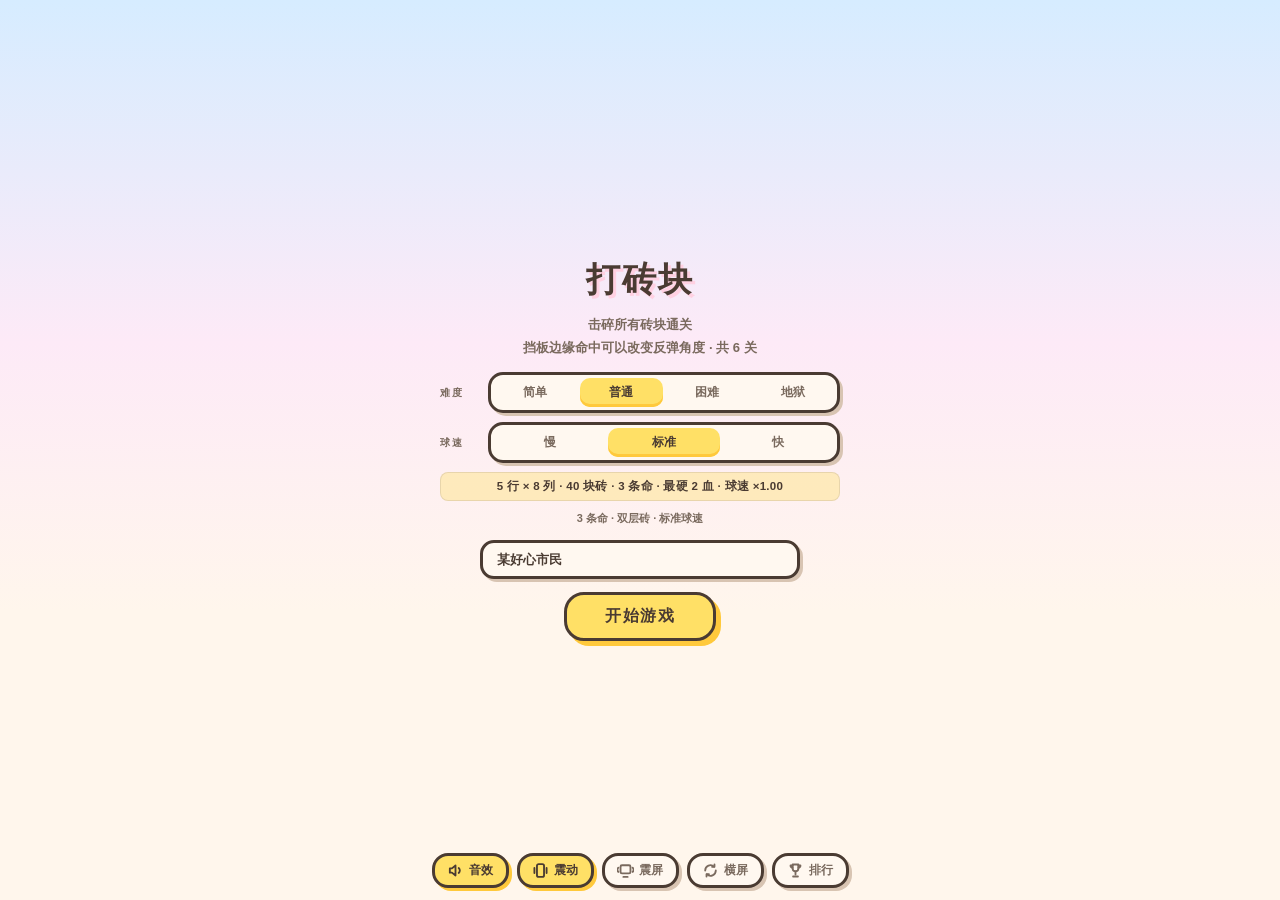
<file: web/index.html>
<!DOCTYPE html>
<html lang="zh-CN">
<head>
<meta charset="UTF-8">
<meta name="viewport" content="width=device-width, initial-scale=1.0, maximum-scale=1.0, user-scalable=no, viewport-fit=cover">
<meta name="theme-color" content="#E4F2FF">
<title>打砖块 · Neon Breaker</title>
<link rel="stylesheet" href="assets/css/style.css">
</head>
<body>

<div id="app">

  <!-- 顶部 HUD -->
  <div id="hud">
    <div class="stat">
      <div class="label">分数</div>
      <div class="val" id="score">0</div>
    </div>

    <div id="titleBox">
      <div id="title">打砖块</div>
      <span id="levelTag">第 1 / 6 关</span>
    </div>

    <div class="stat right">
      <div class="label">生命</div>
      <div id="lives"></div>
      <div class="label" style="margin-top:5px">最高 <span id="best">0</span></div>
    </div>
  </div>

  <!-- 提示 -->
  <div id="hint">拖动鼠标 / 手指移动挡板 · 点击发射球</div>

  <!-- 全屏闪光层 -->
  <div id="flash"></div>

  <!-- 底部操作：图标全部换成扁平线性 SVG，跟着文字色走，不再用彩色 emoji -->
  <div id="controls">
    <div class="toggle on" id="tgSound">
      <svg viewBox="0 0 24 24" aria-hidden="true"><path d="M4 9v6h3l5 4V5l-5 4H4z"/><path d="M16.5 8.5a4.6 4.6 0 0 1 0 7"/></svg>
      <span>音效</span>
    </div>
    <div class="toggle on" id="tgVibrate">
      <svg viewBox="0 0 24 24" aria-hidden="true"><rect x="7" y="3" width="10" height="18" rx="2.4"/><path d="M3.4 8.5v7M20.6 8.5v7"/></svg>
      <span>震动</span>
    </div>
    <div class="toggle" id="tgShake">
      <svg viewBox="0 0 24 24" aria-hidden="true"><rect x="5" y="4.6" width="14" height="11.4" rx="2"/><path d="M9 21h6"/><path d="M1.9 8a4.4 4.4 0 0 0 0 6"/><path d="M22.1 8a4.4 4.4 0 0 1 0 6"/></svg>
      <span>震屏</span>
    </div>
    <div class="iconBtn" id="tgOrient">
      <svg viewBox="0 0 24 24" aria-hidden="true"><path d="M4.5 12a7.5 7.5 0 0 1 12.6-5.4"/><path d="M19.5 12a7.5 7.5 0 0 1-12.6 5.4"/><path d="M17.6 3.4v3.4h-3.4"/><path d="M6.4 20.6v-3.4h3.4"/></svg>
      <span id="tgOrientText">横屏</span>
    </div>
    <div class="iconBtn" id="tgBoard">
      <svg viewBox="0 0 24 24" aria-hidden="true"><path d="M8 3.5h8v5.5a4 4 0 0 1-8 0V3.5z"/><path d="M8 5H5a3 3 0 0 0 3 3.2"/><path d="M16 5h3a3 3 0 0 1-3 3.2"/><path d="M12 13.5v4.2"/><path d="M8.6 20.5h6.8"/></svg>
      <span>排行</span>
    </div>
  </div>

  <!-- 开始 / 结束覆盖层 -->
  <div id="overlay">
    <h1 id="ovTitle">打砖块</h1>
    <p id="ovDesc">击碎所有砖块通关<br>挡板边缘命中可以改变反弹角度 · 共 6 关</p>

    <div class="score-final" id="ovScore" style="display:none"></div>
    <div id="ovRank" style="display:none"></div>

    <div class="picker">
      <div class="pickerRow">
        <div class="pickerLabel">难度</div>
        <div class="seg" id="diffSeg"></div>
      </div>
      <div class="pickerRow">
        <div class="pickerLabel">球速</div>
        <div class="seg" id="speedSeg"></div>
      </div>
      <div id="diffStat"></div>
      <div id="diffDesc"></div>
    </div>

    <div id="nameWrap">
      <input id="nameInput" type="text" maxlength="12" placeholder="输入你的名字" autocomplete="off" spellcheck="false">
    </div>

    <button class="btn" id="startBtn">开始游戏</button>
  </div>

  <!-- 排行榜 -->
  <div id="board" class="hidden">
    <h2>🏆 排行榜 · 前 10 名</h2>
    <div class="boardList" id="boardList"></div>
    <button class="btn ghost" id="boardClose">返回</button>
    <p class="boardFoot">纪录保存在本机 · 换设备不会同步</p>
  </div>

</div>

<script src="assets/vendor/three.min.js"></script>
<script src="assets/js/sound.js"></script>
<script src="assets/js/scores.js"></script>
<script src="assets/js/fx.js"></script>
<script src="assets/js/game.js"></script>
<script src="assets/js/app.js"></script>

</body>
</html>
</file>
<file: web/assets/css/style.css>
/* ==========================================================
   打砖块 · Neon Breaker
   样式表 —— 视觉语言对齐 2048 / 猜拳对决：
   马卡龙色 + 粗描边 + 实心偏移投影 + 奶油底
   作者：某好心市民
   注意：本文件不使用任何 @keyframes / animation。
   实测某些 WebView2 环境会把被提升为合成层的 CSS animation 丢帧不绘制，
   所有动态效果统一交给 JS 用 requestAnimationFrame 驱动。
   ========================================================== */

:root {
  --ink: #4A3B32;
  --ink2: #7A6A5E;
  --cream: #FFF8F0;
  --cream2: #FDF3E7;

  --pink: #FF9EC4;
  --pink-deep: #FF7AA8;
  --mint: #7ED9A0;
  --yellow: #FFE066;
  --gold: #FFC93C;
  --blue: #8FC9FF;
  --blue-deep: #5FA8F0;
  --lav: #C4A8FF;
  --orange: #FFB067;

  --edge: #4A3B32;
  --shadow: #FFD1E2;
  --shadow2: #D8C4B2;
}

* { margin: 0; padding: 0; box-sizing: border-box; -webkit-tap-highlight-color: transparent; }

html, body {
  width: 100%; height: 100%; overflow: hidden;
  font-family: -apple-system, "PingFang SC", "Microsoft YaHei UI", "Microsoft YaHei", "Segoe UI", sans-serif;
  color: var(--ink);
  user-select: none;
  -webkit-user-select: none;
  overscroll-behavior: none;
  touch-action: none;
}

/* 淡蓝天 → 粉 → 奶油，和 2048 的舞台是同一套渐变 */
body {
  background: linear-gradient(180deg, #D6ECFF 0%, #FDEAF7 38%, #FFF6EC 68%, #FFF6EC 100%);
}

#app { position: relative; width: 100%; height: 100%; overflow: hidden; }

canvas { display: block; }

/* ---------------- 顶部 HUD ---------------- */

#hud {
  position: absolute; top: 0; left: 0; width: 100%;
  padding: 14px 16px;
  display: flex; justify-content: space-between; align-items: flex-start;
  gap: 10px; pointer-events: none; z-index: 10;
  transition: padding .2s;
}

/* 卡片：奶油底 + 深棕粗边 + 粉色实心偏移投影 */
.stat {
  position: relative;
  background: var(--cream);
  border: 3px solid var(--edge);
  border-radius: 14px;
  padding: 5px 12px 6px;
  min-width: 78px;
  box-shadow: 4px 4px 0 var(--shadow);
}

.stat .label {
  font-size: 9px; letter-spacing: 1.5px; font-weight: 800;
  color: var(--ink2); margin-bottom: 1px;
}

.stat .val {
  font-size: 22px; font-weight: 900; line-height: 1.05;
  color: var(--blue-deep);
  font-variant-numeric: tabular-nums;
  letter-spacing: .5px;
}

.stat .val.small { font-size: 14px; }

.stat.right { text-align: right; }

#titleBox { text-align: center; flex: 1 1 auto; padding-top: 3px; }

#title {
  font-size: 15px; letter-spacing: 3px; font-weight: 900; color: var(--ink);
  text-shadow: 2px 2px 0 var(--shadow);
  white-space: nowrap;
}

#levelTag {
  display: block; font-size: 10px; letter-spacing: 1px; font-weight: 800;
  color: var(--ink2); margin-top: 2px;
}

/* 生命用小圆点而不是 emoji，缩到小屏也不糊 */
#lives { display: flex; gap: 4px; justify-content: flex-end; margin-top: 3px; }
.life {
  width: 10px; height: 10px; border-radius: 50%;
  background: var(--pink-deep);
  border: 2px solid var(--edge);
}
.life.off { background: #E6D8C9; border-color: var(--shadow2); }

/* ---------------- 底部操作区 ---------------- */

#controls {
  position: absolute; bottom: 0; left: 0; width: 100%;
  padding: 10px 12px calc(12px + env(safe-area-inset-bottom, 0px));
  display: flex; justify-content: center; align-items: center;
  gap: 8px; flex-wrap: wrap;
  /* 压在覆盖层之上：菜单页也要能直接点排行和切横竖屏 */
  z-index: 30;
}

.toggle, .iconBtn {
  pointer-events: auto; cursor: pointer;
  display: inline-flex; align-items: center; gap: 5px;
  background: var(--cream);
  border: 3px solid var(--edge);
  border-radius: 16px;
  padding: 6px 12px;
  color: var(--ink2);
  font-size: 12px; font-weight: 800; letter-spacing: .5px;
  font-family: inherit;
  box-shadow: 3px 3px 0 var(--shadow2);
  transition: transform .1s, box-shadow .1s, background .12s;
  white-space: nowrap;
  display: inline-flex; align-items: center; gap: 5px;
}

/* 按钮图标：扁平线性 SVG，颜色跟着文字走，不用彩色 emoji */
.toggle svg, .iconBtn svg {
  width: 17px; height: 17px; flex: 0 0 auto;
  fill: none;
  stroke: currentColor;
  stroke-width: 2.6;
  stroke-linecap: round;
  stroke-linejoin: round;
}

.toggle.on {
  color: var(--ink);
  background: var(--yellow);
  box-shadow: 3px 3px 0 var(--gold);
}

.toggle:hover, .iconBtn:hover { background: #FFFDF9; }
.toggle.on:hover { background: #FFE98A; }

/* 按下时把投影吃掉，形成"压下去"的手感 */
.toggle:active, .iconBtn:active {
  transform: translate(3px, 3px);
  box-shadow: 0 0 0 transparent;
}

/* ---------------- 提示 ---------------- */

#hint {
  position: absolute; bottom: 66px; left: 50%; transform: translateX(-50%);
  color: var(--ink2); font-size: 11px; font-weight: 700; letter-spacing: .5px; z-index: 10;
  text-align: center; pointer-events: none;
  background: rgba(255, 248, 240, .86);
  border: 2px solid rgba(74, 59, 50, .18);
  border-radius: 12px;
  padding: 5px 12px;
  transition: opacity .5s;
  white-space: nowrap;
}

/* ---------------- 覆盖层 ---------------- */

#overlay {
  position: absolute; inset: 0; z-index: 20;
  display: flex; flex-direction: column;
  justify-content: center; align-items: center;
  gap: 13px;
  background: linear-gradient(180deg, #D6ECFF 0%, #FDEAF7 38%, #FFF6EC 68%, #FFF6EC 100%);
  text-align: center; padding: 22px;
  overflow-y: auto;
}

#overlay.hidden { display: none; }

#overlay h1 {
  font-size: 34px; letter-spacing: 2px; font-weight: 900; line-height: 1.2;
  color: var(--ink);
  text-shadow: 3px 3px 0 var(--shadow);
}

#overlay h1.lose { color: var(--pink-deep); text-shadow: 3px 3px 0 #FFD7E4; }

#overlay p {
  color: var(--ink2); font-size: 13px; font-weight: 600; line-height: 1.8;
  max-width: 380px;
}

#ovScore {
  color: var(--blue-deep); font-size: 25px; font-weight: 900;
  font-variant-numeric: tabular-nums;
  text-shadow: 2px 2px 0 #DCEBFA;
}

#ovRank {
  color: var(--gold);
  font-size: 13px; font-weight: 900;
  background: var(--cream);
  border: 2px solid var(--edge);
  border-radius: 10px;
  padding: 4px 12px;
  box-shadow: 3px 3px 0 var(--shadow);
}

/* ---------------- 主按钮 ---------------- */

.btn {
  pointer-events: auto; cursor: pointer;
  padding: 11px 38px; border-radius: 20px;
  font-size: 16px; font-weight: 900; letter-spacing: 1.5px;
  font-family: inherit;
  color: var(--ink);
  background: var(--yellow);
  border: 3px solid var(--edge);
  box-shadow: 5px 5px 0 var(--gold);
  transition: transform .1s, box-shadow .1s, background .12s;
}

.btn:hover { background: #FFE98A; }
.btn:active { transform: translate(5px, 5px); box-shadow: 0 0 0 transparent; }

.btn.ghost {
  background: var(--cream);
  color: var(--ink2);
  box-shadow: 4px 4px 0 var(--shadow2);
  padding: 9px 24px; font-size: 13px;
}
.btn.ghost:hover { background: #FFFDF9; }

/* ---------------- 难度 / 速度选择器 ---------------- */

.picker {
  display: flex; flex-direction: column; gap: 9px;
  width: 100%; max-width: 400px;
}

.pickerRow { display: flex; align-items: center; gap: 8px; }

.pickerLabel {
  font-size: 10px; letter-spacing: 1.5px; font-weight: 800; color: var(--ink2);
  width: 40px; flex: 0 0 auto; text-align: left;
}

.seg {
  display: flex; flex: 1 1 auto;
  background: var(--cream);
  border: 3px solid var(--edge);
  border-radius: 15px;
  padding: 3px; gap: 3px;
  box-shadow: 3px 3px 0 var(--shadow2);
}

.segBtn {
  flex: 1 1 0; cursor: pointer;
  border: none; background: transparent;
  color: var(--ink2); font-size: 12px; font-weight: 800;
  font-family: inherit;
  padding: 6px 4px; border-radius: 10px;
  transition: background .12s, color .12s;
  white-space: nowrap;
}

.segBtn.active {
  color: var(--ink);
  background: var(--yellow);
  box-shadow: inset 0 -3px 0 var(--gold);
}

.segBtn:not(.active):hover { background: #FFFDF9; }

/* 难度说明 */
/* 选完难度球速后立刻给出的实测数值，方便直接对比档位差异 */
#diffStat {
  color: var(--ink); font-size: 11.5px; font-weight: 800;
  letter-spacing: .3px; min-height: 17px; line-height: 1.6;
  padding: 4px 8px; border-radius: 8px;
  background: rgba(255, 224, 102, .38);
  border: 1.5px solid rgba(74, 59, 50, .12);
}

#diffDesc {
  color: var(--ink2); font-size: 11px; font-weight: 700;
  min-height: 16px; line-height: 1.6;
}

/* ---------------- 排行榜 ---------------- */

#board {
  position: absolute; inset: 0; z-index: 25;
  display: flex; flex-direction: column; align-items: center;
  justify-content: center; gap: 13px;
  background: linear-gradient(180deg, #D6ECFF 0%, #FDEAF7 38%, #FFF6EC 68%, #FFF6EC 100%);
  padding: 22px 22px 76px;
  overflow-y: auto;
}

#board.hidden { display: none; }

.boardFoot {
  color: var(--ink2);
  font-size: 10.5px;
  font-weight: 700;
  letter-spacing: .3px;
  opacity: .75;
}

#board h2 {
  font-size: 21px; letter-spacing: 2px; font-weight: 900; color: var(--ink);
  text-shadow: 2px 2px 0 var(--shadow);
}

.boardList {
  width: 100%; max-width: 400px;
  display: flex; flex-direction: column; gap: 6px;
}

.boardRow {
  display: grid;
  grid-template-columns: 28px 1fr auto;
  align-items: center; gap: 9px;
  background: var(--cream);
  border: 3px solid var(--edge);
  border-radius: 12px;
  padding: 7px 11px;
  font-size: 12.5px;
  box-shadow: 3px 3px 0 var(--shadow2);
}

.boardRow.top {
  background: #FFFCE8;
  box-shadow: 3px 3px 0 var(--gold);
}

.boardRank {
  color: var(--ink2); font-size: 11px; font-weight: 900; text-align: center;
}
.boardRow.top .boardRank { color: var(--gold); }

.boardName {
  color: var(--ink); font-weight: 700;
  overflow: hidden; text-overflow: ellipsis; white-space: nowrap;
  display: flex; align-items: center; gap: 6px;
}

.boardBadge {
  font-size: 9px; font-weight: 800; letter-spacing: .3px;
  padding: 1px 6px; border-radius: 6px;
  border: 2px solid rgba(74, 59, 50, .22);
  color: var(--ink2); flex: 0 0 auto;
}

.boardScore {
  color: var(--blue-deep); font-weight: 900;
  font-variant-numeric: tabular-nums; text-align: right;
}

.boardEmpty {
  color: var(--ink2); font-size: 12px; font-weight: 700;
  text-align: center; padding: 26px 0;
}

/* 名字输入 */
#nameWrap {
  display: flex; align-items: center; gap: 8px;
  width: 100%; max-width: 320px;
}

#nameInput {
  flex: 1 1 auto;
  background: var(--cream);
  border: 3px solid var(--edge);
  border-radius: 14px;
  padding: 9px 14px;
  color: var(--ink); font-size: 13px; font-weight: 700;
  outline: none; font-family: inherit;
  box-shadow: 3px 3px 0 var(--shadow2);
  transition: box-shadow .12s, border-color .12s;
}

#nameInput:focus {
  border-color: var(--blue-deep);
  box-shadow: 3px 3px 0 var(--blue);
}

#nameInput::placeholder { color: #B7A79A; font-weight: 600; }

/* ---------------- 横竖屏 ---------------- */

/* 竖屏时收紧垂直排布，避免顶部到棋盘之间空一大片 */
.portrait #hud { padding: 10px 12px; }
.portrait #title { font-size: 13px; letter-spacing: 2px; }
.portrait .stat { min-width: 68px; padding: 4px 9px 5px; }
.portrait .stat .val { font-size: 19px; }
.portrait #hint { bottom: 60px; font-size: 10px; padding: 4px 10px; }

/* ---------------- 场景闪光层 ---------------- */

#flash {
  position: absolute; inset: 0; background: #FFFFFF;
  opacity: 0; pointer-events: none; z-index: 5;
}

/* ---------------- 极窄时 ---------------- */

@media (max-height: 400px) {
  #hint { display: none; }
  #controls { padding-bottom: 6px; gap: 6px; }
  .toggle, .iconBtn { padding: 4px 9px; font-size: 10.5px; }
  #hud { padding: 8px 12px; }
  .stat .val { font-size: 18px; }
}
</file>
